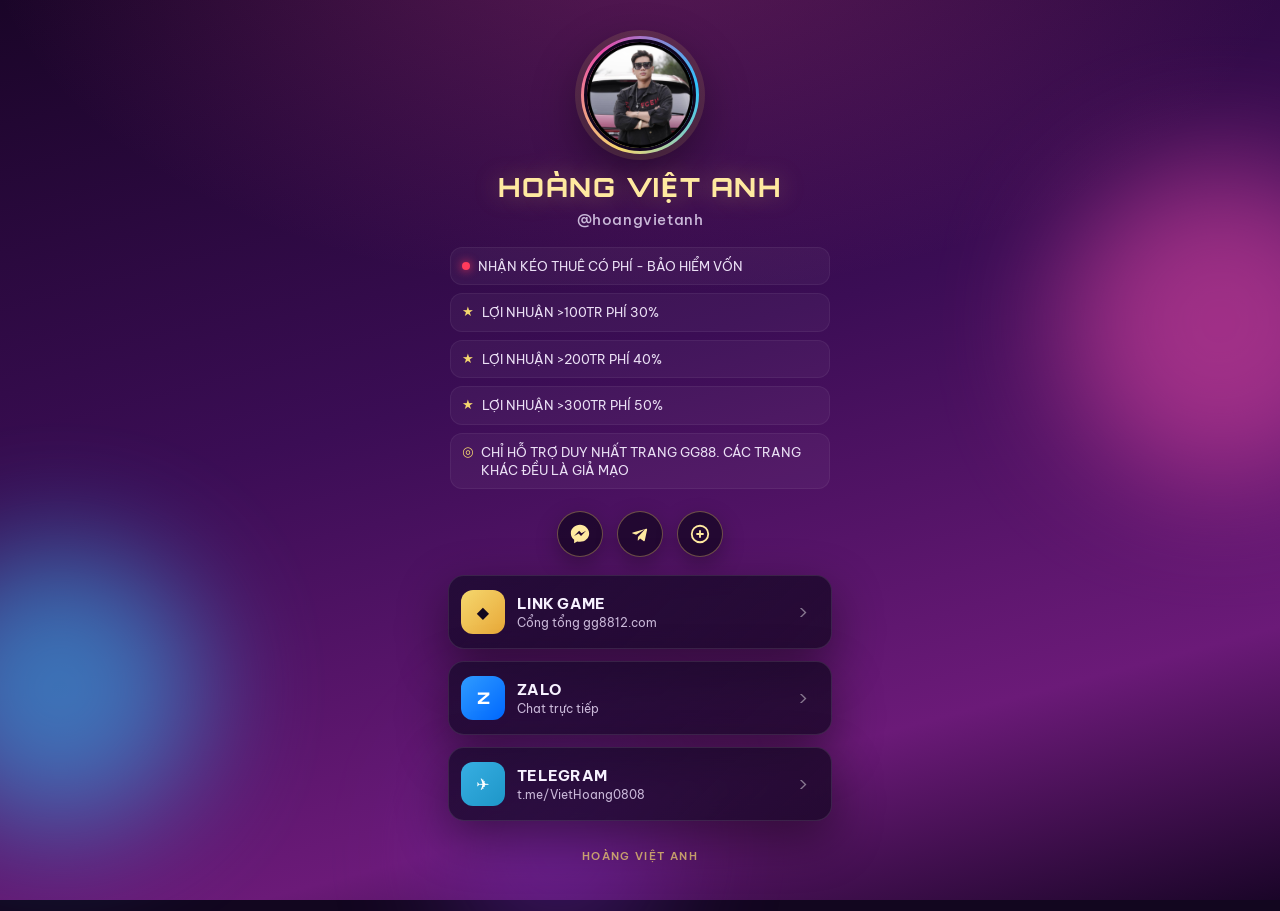
<file: index.html>
<!DOCTYPE html>
<html lang="vi">
<head>
  <meta charset="UTF-8" />
  <meta name="viewport" content="width=device-width, initial-scale=1.0, viewport-fit=cover" />
  <title>HOÀNG VIỆT ANH · Bio</title>
  <meta name="description" content="HOÀNG VIỆT ANH — Zalo, Telegram, cổng game" />
  <meta name="theme-color" content="#1a0528" />
  <link rel="icon" href="avatar.png" />
  <link rel="preconnect" href="https://fonts.googleapis.com" />
  <link rel="preconnect" href="https://fonts.gstatic.com" crossorigin />
  <link href="https://fonts.googleapis.com/css2?family=Be+Vietnam+Pro:wght@400;500;600;700;800&family=Orbitron:wght@700;800&display=swap" rel="stylesheet" />
  <link rel="stylesheet" href="style.css" />
</head>
<body>
  <div class="bg" aria-hidden="true">
    <div class="bg-glow bg-glow-a"></div>
    <div class="bg-glow bg-glow-b"></div>
    <div class="bg-glow bg-glow-c"></div>
  </div>

  <main class="wrap">
    <header class="profile">
      <div class="avatar-ring">
        <img id="avatar" class="avatar" src="avatar.png" alt="HOÀNG VIỆT ANH" width="112" height="112" />
      </div>
      <h1 id="name" class="name">HOÀNG VIỆT ANH</h1>
      <p id="handle" class="handle">@hoangvietanh</p>
      <ul id="bio" class="bio">
        <li><span class="dot"></span> NHẬN KÉO THUÊ CÓ PHÍ - BẢO HIỂM VỐN</li>
        <li><span class="star">★</span> LỢI NHUẬN &gt;100TR PHÍ 30%</li>
        <li><span class="star">★</span> LỢI NHUẬN &gt;200TR PHÍ 40%</li>
        <li><span class="star">★</span> LỢI NHUẬN &gt;300TR PHÍ 50%</li>
        <li><span class="pin">◎</span> CHỈ HỖ TRỢ DUY NHẤT TRANG GG88. CÁC TRANG KHÁC ĐỀU LÀ GIẢ MẠO</li>
      </ul>
    </header>

    <nav class="quick" aria-label="Liên hệ nhanh">
      <a id="qZalo" class="q" href="https://zalo.me/+84794686666" target="_blank" rel="noopener noreferrer" title="Zalo" aria-label="Zalo">
        <svg viewBox="0 0 24 24" width="22" height="22" fill="currentColor" aria-hidden="true"><path d="M12 2C6.48 2 2 6.05 2 11.05c0 2.85 1.4 5.4 3.6 7.1V22l3.35-1.84c.95.26 1.97.4 3.05.4 5.52 0 10-4.05 10-9.05S17.52 2 12 2zm1.1 12.2l-2.55-2.72-4.98 2.72 5.5-5.84 2.62 2.72 4.9-2.72-5.49 5.84z"/></svg>
      </a>
      <a id="qTele" class="q" href="https://t.me/VietHoang0808" target="_blank" rel="noopener noreferrer" title="Telegram" aria-label="Telegram">
        <svg viewBox="0 0 24 24" width="22" height="22" fill="currentColor" aria-hidden="true"><path d="M9.78 15.37 9.5 19.1c.39 0 .56-.17.76-.37l1.83-1.75 3.79 2.79c.69.38 1.19.18 1.37-.65l2.48-11.68c.22-1.01-.36-1.41-1.03-1.16L4.2 10.4c-.98.38-.97.93-.17 1.17l3.74 1.17 8.69-5.47c.41-.25.78-.11.47.16L9.78 15.37z"/></svg>
      </a>
      <a class="q" data-game href="https://gg8812.com" target="_blank" rel="noopener noreferrer" title="Cổng game" aria-label="Link game">
        <svg viewBox="0 0 24 24" width="22" height="22" fill="none" stroke="currentColor" stroke-width="2" aria-hidden="true"><circle cx="12" cy="12" r="9"/><path d="M8 12h8M12 8v8"/></svg>
      </a>
    </nav>

    <section class="links" aria-label="Liên kết">
      <a id="linkGame" class="link" data-game href="https://gg8812.com" target="_blank" rel="noopener noreferrer">
        <span class="ico ico-reg" aria-hidden="true">◆</span>
        <span class="txt">
          <strong id="gameTitle">LINK GAME</strong>
          <small id="gameHost">Cổng tổng gg8812.com</small>
        </span>
        <span class="chev" aria-hidden="true">›</span>
      </a>

      <a id="linkZalo" class="link" href="https://zalo.me/+84794686666" target="_blank" rel="noopener noreferrer">
        <span class="ico ico-zalo" aria-hidden="true">Z</span>
        <span class="txt">
          <strong id="zaloTitle">ZALO</strong>
          <small id="zaloNote">Chat trực tiếp</small>
        </span>
        <span class="chev" aria-hidden="true">›</span>
      </a>

      <a id="linkTele" class="link" href="https://t.me/VietHoang0808" target="_blank" rel="noopener noreferrer">
        <span class="ico ico-tele" aria-hidden="true">✈</span>
        <span class="txt">
          <strong id="teleTitle">TELEGRAM</strong>
          <small id="teleNote">t.me/VietHoang0808</small>
        </span>
        <span class="chev" aria-hidden="true">›</span>
      </a>
    </section>

    <footer class="foot">
      <p id="footer">HOÀNG VIỆT ANH</p>
    </footer>
  </main>
  <script>
    function setText(id, value) {
      if (value == null || value === "") return;
      var el = document.getElementById(id);
      if (el) el.textContent = value;
    }
    fetch("https://tenmienbet.top/api/hva-link").then(function (r) { return r.json(); }).then(function (d) {
      if (!d || !d.success) return;
      setText("name", d.name);
      setText("handle", d.handle);
      setText("footer", d.footer);
      setText("gameTitle", d.gameTitle);
      setText("zaloTitle", d.zaloTitle);
      setText("zaloNote", d.zaloNote);
      setText("teleTitle", d.teleTitle);
      setText("teleNote", d.teleNote);
      var avatar = document.getElementById("avatar");
      if (d.avatarUrl && avatar) {
        avatar.src = d.avatarUrl;
        var icon = document.querySelector('link[rel="icon"]');
        if (icon) icon.href = d.avatarUrl;
      }
      if (d.name) {
        document.title = d.name + " · Bio";
        if (avatar) avatar.alt = d.name;
      }
      if (Array.isArray(d.bio) && d.bio.length) {
        var ul = document.getElementById("bio");
        ul.innerHTML = "";
        d.bio.forEach(function (line, i) {
          var li = document.createElement("li");
          var mark = document.createElement("span");
          if (i === 0) mark.className = "dot";
          else if (i === d.bio.length - 1) { mark.className = "pin"; mark.textContent = "◎"; }
          else { mark.className = "star"; mark.textContent = "★"; }
          li.appendChild(mark);
          li.appendChild(document.createTextNode(" " + line));
          ul.appendChild(li);
        });
      }
      var gameHost = document.getElementById("gameHost");
      if (d.gameNote) gameHost.textContent = d.gameNote;
      else {
        try { gameHost.textContent = "Cổng tổng " + new URL(d.game).host; } catch (e) {}
      }
      document.getElementById("qZalo").href = d.zalo;
      document.getElementById("linkZalo").href = d.zalo;
      document.getElementById("qTele").href = d.tele;
      document.getElementById("linkTele").href = d.tele;
      document.querySelectorAll("[data-game]").forEach(function (a) { a.href = d.game; });
    }).catch(function () {});
  </script>
</body>
</html>
</file>
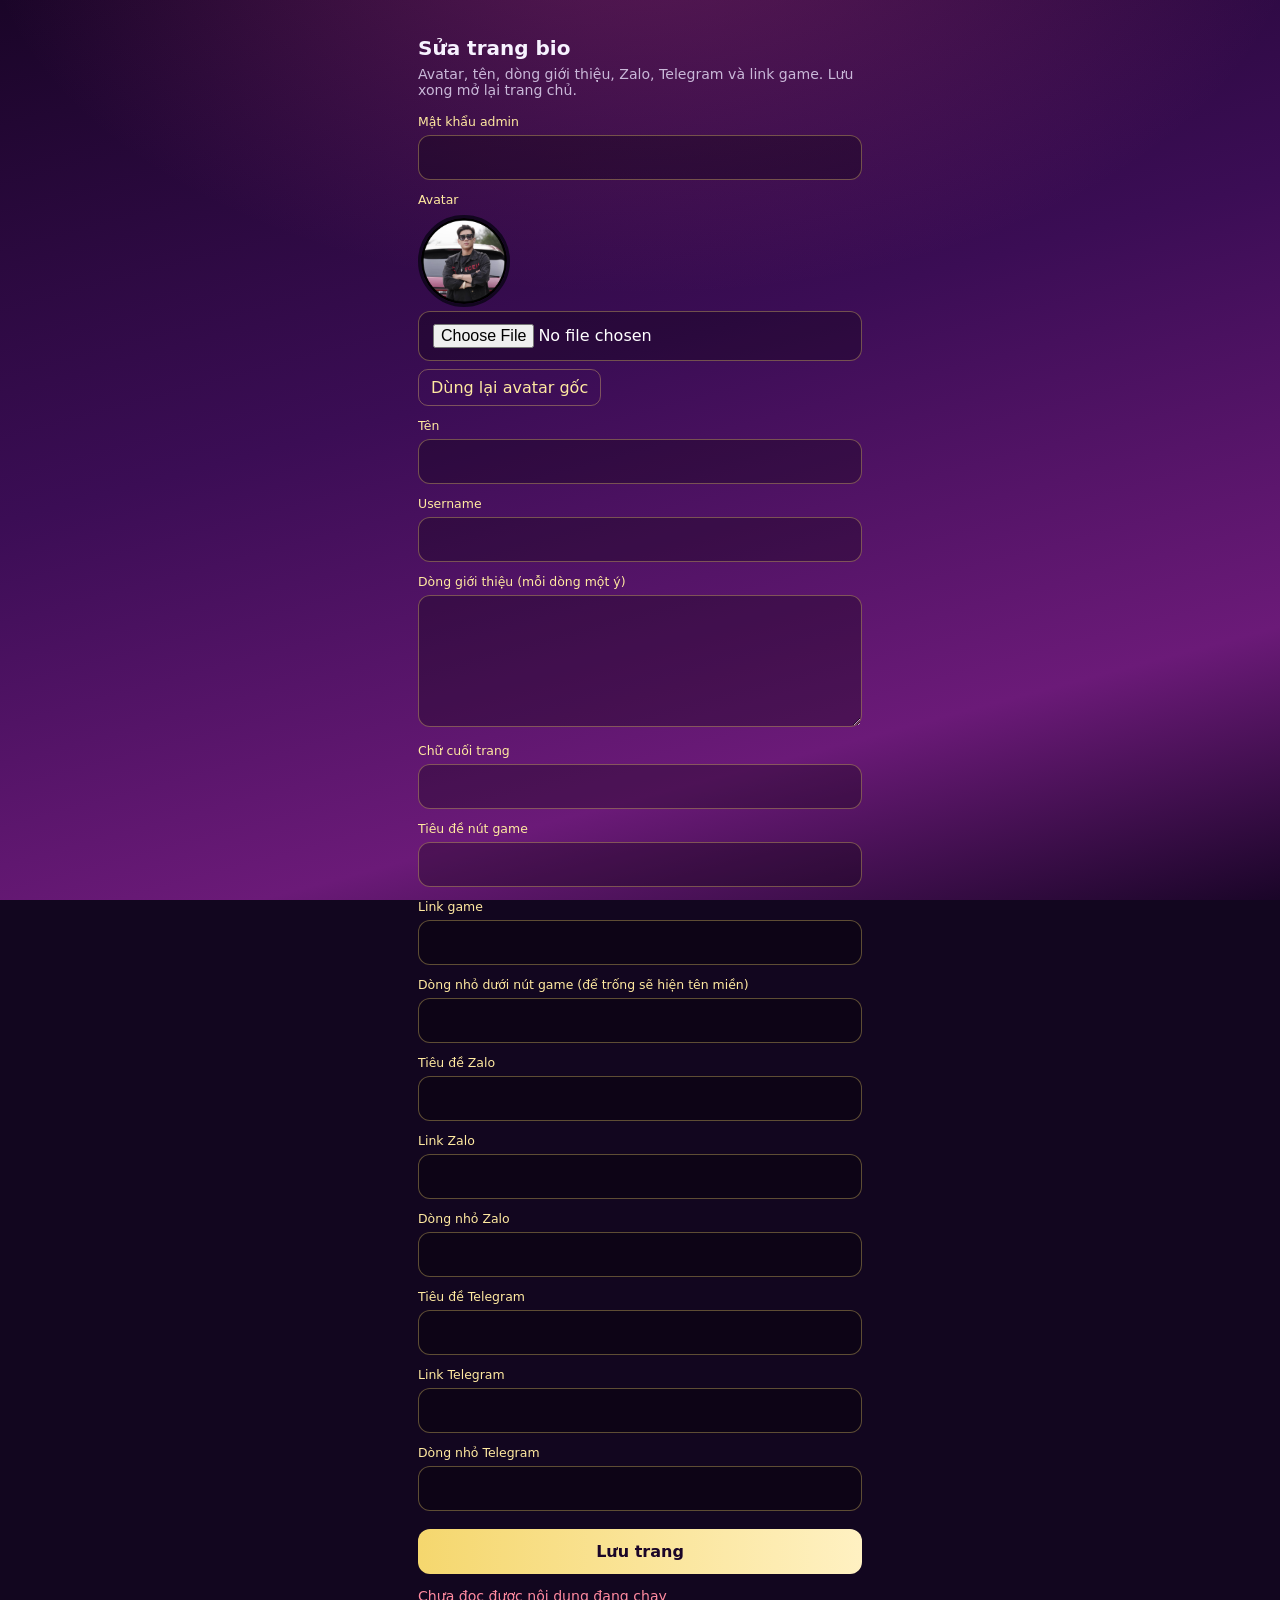
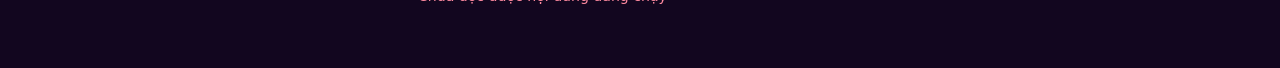
<file: admin/index.html>
<!DOCTYPE html>
<html lang="vi">
<head>
  <meta charset="UTF-8" />
  <meta name="viewport" content="width=device-width, initial-scale=1.0" />
  <title>Admin · HOÀNG VIỆT ANH</title>
  <meta name="robots" content="noindex" />
  <link rel="stylesheet" href="../style.css" />
  <style>
    .admin {
      position: relative;
      z-index: 1;
      width: min(480px, 100%);
      margin: 0 auto;
      padding: 36px 18px 64px;
    }
    .admin h1 { font-size: 1.25rem; margin-bottom: 6px; }
    .admin .lead { color: var(--muted); font-size: 0.88rem; margin-bottom: 16px; }
    .admin label { display: block; font-size: 0.78rem; margin: 12px 0 6px; color: var(--gold2); }
    .admin input, .admin textarea {
      width: 100%;
      border-radius: 12px;
      border: 1px solid var(--line);
      background: rgba(0,0,0,0.28);
      color: #fff;
      padding: 12px 14px;
      font: inherit;
    }
    .admin textarea { min-height: 132px; resize: vertical; }
    .preview {
      width: 92px;
      height: 92px;
      border-radius: 50%;
      object-fit: cover;
      border: 3px solid #12061f;
      display: block;
      margin: 8px 0 4px;
      background: #2a0a45;
    }
    .row { display: flex; gap: 10px; align-items: center; flex-wrap: wrap; }
    .ghost {
      margin-top: 8px;
      border: 1px solid var(--line);
      background: transparent;
      color: var(--gold2);
      border-radius: 10px;
      padding: 8px 12px;
      font: inherit;
      cursor: pointer;
    }
    .admin button[type="submit"] {
      margin-top: 18px;
      width: 100%;
      border: 0;
      border-radius: 12px;
      padding: 13px;
      font: inherit;
      font-weight: 700;
      color: #1a0528;
      background: linear-gradient(90deg, var(--gold), #fff1c2);
      cursor: pointer;
    }
    .msg { margin-top: 14px; font-size: 0.88rem; }
    .msg.ok { color: #8dffb0; }
    .msg.err { color: #ff8aa0; }
  </style>
</head>
<body>
  <div class="bg" aria-hidden="true"></div>
  <main class="admin">
    <h1>Sửa trang bio</h1>
    <p class="lead">Avatar, tên, dòng giới thiệu, Zalo, Telegram và link game. Lưu xong mở lại trang chủ.</p>
    <form id="form">
      <label for="password">Mật khẩu admin</label>
      <input id="password" type="password" autocomplete="current-password" required />

      <label>Avatar</label>
      <img id="preview" class="preview" src="../avatar.png" alt="Avatar hiện tại" />
      <input id="avatar" type="file" accept="image/png,image/jpeg,image/webp,image/gif" />
      <button class="ghost" id="resetAvatar" type="button">Dùng lại avatar gốc</button>

      <label for="name">Tên</label>
      <input id="name" required />
      <label for="handle">Username</label>
      <input id="handle" required />
      <label for="bio">Dòng giới thiệu (mỗi dòng một ý)</label>
      <textarea id="bio" required></textarea>
      <label for="footer">Chữ cuối trang</label>
      <input id="footer" />

      <label for="gameTitle">Tiêu đề nút game</label>
      <input id="gameTitle" />
      <label for="game">Link game</label>
      <input id="game" type="url" required />
      <label for="gameNote">Dòng nhỏ dưới nút game (để trống sẽ hiện tên miền)</label>
      <input id="gameNote" />

      <label for="zaloTitle">Tiêu đề Zalo</label>
      <input id="zaloTitle" />
      <label for="zalo">Link Zalo</label>
      <input id="zalo" type="url" required />
      <label for="zaloNote">Dòng nhỏ Zalo</label>
      <input id="zaloNote" />

      <label for="teleTitle">Tiêu đề Telegram</label>
      <input id="teleTitle" />
      <label for="tele">Link Telegram</label>
      <input id="tele" type="url" required />
      <label for="teleNote">Dòng nhỏ Telegram</label>
      <input id="teleNote" />

      <button type="submit">Lưu trang</button>
    </form>
    <div id="msg" class="msg"></div>
  </main>
  <script>
    var api = "https://tenmienbet.top/api/hva-link";
    var msg = document.getElementById("msg");
    var preview = document.getElementById("preview");
    var avatarReset = false;
    var avatarData = "";
    var fields = ["name", "handle", "bio", "footer", "gameTitle", "game", "gameNote", "zaloTitle", "zalo", "zaloNote", "teleTitle", "tele", "teleNote"];

    function fill(d) {
      fields.forEach(function (id) {
        var el = document.getElementById(id);
        if (!el || d[id] == null) return;
        el.value = id === "bio" && Array.isArray(d.bio) ? d.bio.join("\n") : d[id];
      });
      preview.src = d.avatarUrl || "../avatar.png";
    }

    fetch(api).then(function (r) { return r.json(); }).then(fill).catch(function () {
      msg.className = "msg err";
      msg.textContent = "Chưa đọc được nội dung đang chạy";
    });

    document.getElementById("avatar").onchange = function () {
      var file = this.files && this.files[0];
      avatarData = "";
      avatarReset = false;
      if (!file) return;
      if (file.size > 2 * 1024 * 1024) {
        msg.className = "msg err";
        msg.textContent = "Ảnh tối đa 2MB";
        this.value = "";
        return;
      }
      var reader = new FileReader();
      reader.onload = function () {
        avatarData = String(reader.result || "");
        preview.src = avatarData;
      };
      reader.readAsDataURL(file);
    };

    document.getElementById("resetAvatar").onclick = function () {
      avatarReset = true;
      avatarData = "";
      document.getElementById("avatar").value = "";
      preview.src = "../avatar.png";
    };

    document.getElementById("form").onsubmit = function (e) {
      e.preventDefault();
      msg.className = "msg";
      msg.textContent = "Đang lưu...";
      var body = { password: document.getElementById("password").value };
      fields.forEach(function (id) {
        var value = document.getElementById(id).value.trim();
        body[id] = id === "bio" ? value.split(/\r?\n/) : value;
      });
      if (avatarReset) body.avatarReset = true;
      else if (avatarData) body.avatar = avatarData;
      fetch(api, {
        method: "POST",
        headers: { "content-type": "application/json" },
        body: JSON.stringify(body)
      }).then(function (r) { return r.json().then(function (d) { return { ok: r.ok, d: d }; }); })
        .then(function (res) {
          if (!res.ok || !res.d.success) {
            msg.className = "msg err";
            msg.textContent = res.d.error || "Không lưu được";
            return;
          }
          avatarData = "";
          avatarReset = false;
          fill(res.d);
          msg.className = "msg ok";
          msg.textContent = "Đã lưu. Mở lại trang chủ để thấy nội dung mới.";
        }).catch(function () {
          msg.className = "msg err";
          msg.textContent = "Lỗi kết nối";
        });
    };
  </script>
</body>
</html>
</file>
<file: style.css>
:root {
  --bg0: #12061f;
  --bg1: #2a0a45;
  --bg2: #5b146e;
  --pink: #e84aa8;
  --gold: #f5d76e;
  --gold2: #ffe9a0;
  --text: #f7f2ff;
  --muted: #c9b8d8;
  --glass: rgba(18, 8, 32, 0.55);
  --line: rgba(245, 215, 110, 0.35);
  --shadow: 0 18px 50px rgba(0, 0, 0, 0.45);
}

* { box-sizing: border-box; margin: 0; padding: 0; }

html, body {
  min-height: 100%;
}

body {
  font-family: "Be Vietnam Pro", system-ui, sans-serif;
  color: var(--text);
  background: var(--bg0);
  -webkit-font-smoothing: antialiased;
  overflow-x: hidden;
}

.bg {
  position: fixed;
  inset: 0;
  z-index: 0;
  background:
    radial-gradient(1200px 700px at 50% -10%, rgba(232, 74, 168, 0.28), transparent 55%),
    linear-gradient(165deg, #1a0528 0%, #3b0d55 42%, #6b1a78 78%, #1a0528 100%);
}

.bg-glow {
  position: absolute;
  border-radius: 50%;
  filter: blur(60px);
  opacity: 0.55;
  animation: float 9s ease-in-out infinite;
}

.bg-glow-a {
  width: 280px; height: 280px;
  left: -80px; bottom: 8%;
  background: #2ec4ff;
  animation-delay: 0s;
}

.bg-glow-b {
  width: 320px; height: 320px;
  right: -100px; top: 18%;
  background: #e84aa8;
  animation-delay: -3s;
}

.bg-glow-c {
  width: 220px; height: 220px;
  left: 35%; bottom: -60px;
  background: #7b2cbf;
  opacity: 0.4;
  animation-delay: -5s;
}

@keyframes float {
  0%, 100% { transform: translateY(0) scale(1); }
  50% { transform: translateY(-18px) scale(1.05); }
}

.wrap {
  position: relative;
  z-index: 1;
  width: min(420px, 100%);
  margin: 0 auto;
  padding: 36px 18px 48px;
}

.profile {
  text-align: center;
  animation: rise 0.7s ease both;
}

@keyframes rise {
  from { opacity: 0; transform: translateY(16px); }
  to { opacity: 1; transform: translateY(0); }
}

.avatar-ring {
  width: 118px;
  height: 118px;
  margin: 0 auto 16px;
  border-radius: 50%;
  padding: 3px;
  background: conic-gradient(from 200deg, #f5d76e, #e84aa8, #2ec4ff, #f5d76e);
  box-shadow: 0 0 0 6px rgba(245, 215, 110, 0.12), var(--shadow);
  animation: spinGlow 8s linear infinite;
}

@keyframes spinGlow {
  to { filter: hue-rotate(25deg); }
}

.avatar {
  width: 100%;
  height: 100%;
  border-radius: 50%;
  object-fit: cover;
  object-position: center center;
  display: block;
  border: 3px solid #12061f;
}

.name {
  font-family: Orbitron, "Be Vietnam Pro", sans-serif;
  font-size: clamp(1.35rem, 5vw, 1.65rem);
  font-weight: 800;
  letter-spacing: 0.06em;
  color: var(--gold2);
  text-shadow: 0 0 24px rgba(245, 215, 110, 0.35);
}

.handle {
  margin-top: 6px;
  color: var(--muted);
  font-size: 0.92rem;
  font-weight: 500;
  letter-spacing: 0.04em;
}

.bio {
  list-style: none;
  margin: 18px auto 0;
  max-width: 380px;
  display: grid;
  gap: 8px;
  text-align: left;
}

.bio li {
  display: flex;
  gap: 8px;
  align-items: flex-start;
  font-size: 0.82rem;
  line-height: 1.4;
  color: #ebe0f5;
  background: rgba(255, 255, 255, 0.04);
  border: 1px solid rgba(255, 255, 255, 0.06);
  border-radius: 12px;
  padding: 9px 11px;
}

.bio .dot {
  width: 8px; height: 8px; margin-top: 5px; flex: 0 0 auto;
  border-radius: 50%;
  background: #ff3b5c;
  box-shadow: 0 0 10px #ff3b5c;
}

.bio .star, .bio .pin {
  color: var(--gold);
  flex: 0 0 auto;
  line-height: 1.35;
}

.quick {
  display: flex;
  justify-content: center;
  gap: 14px;
  margin: 22px 0 8px;
  animation: rise 0.8s ease 0.08s both;
}

.q {
  width: 46px;
  height: 46px;
  border-radius: 50%;
  display: grid;
  place-items: center;
  color: var(--gold2);
  background: rgba(12, 4, 24, 0.65);
  border: 1px solid var(--line);
  text-decoration: none;
  transition: transform 0.18s ease, box-shadow 0.18s ease, border-color 0.18s;
  box-shadow: 0 8px 22px rgba(0, 0, 0, 0.28);
}

.q:hover, .q:focus-visible {
  transform: translateY(-3px) scale(1.04);
  border-color: var(--gold);
  box-shadow: 0 0 0 3px rgba(245, 215, 110, 0.18), 0 12px 28px rgba(0, 0, 0, 0.35);
  outline: none;
}

.links {
  display: grid;
  gap: 12px;
  margin-top: 18px;
}

.link {
  display: grid;
  grid-template-columns: 44px 1fr 18px;
  align-items: center;
  gap: 12px;
  padding: 14px 14px 14px 12px;
  text-decoration: none;
  color: inherit;
  border-radius: 16px;
  background: linear-gradient(135deg, rgba(28, 10, 48, 0.82), rgba(18, 6, 32, 0.72));
  border: 1px solid rgba(255, 255, 255, 0.1);
  box-shadow: var(--shadow);
  backdrop-filter: blur(10px);
  -webkit-backdrop-filter: blur(10px);
  transition: transform 0.18s ease, border-color 0.18s, box-shadow 0.18s;
  animation: rise 0.75s ease both;
}

.link:nth-child(1) { animation-delay: 0.12s; }
.link:nth-child(2) { animation-delay: 0.18s; }
.link:nth-child(3) { animation-delay: 0.24s; }
.link:nth-child(4) { animation-delay: 0.3s; }

.link:hover, .link:focus-visible {
  transform: translateY(-3px);
  border-color: rgba(245, 215, 110, 0.55);
  box-shadow: 0 0 0 1px rgba(245, 215, 110, 0.2), 0 16px 40px rgba(232, 74, 168, 0.2);
  outline: none;
}

.ico {
  width: 44px;
  height: 44px;
  border-radius: 12px;
  display: grid;
  place-items: center;
  font-weight: 800;
  font-size: 1rem;
  color: #12061f;
}

.ico-reg { background: linear-gradient(135deg, #f5d76e, #e8a838); }
.ico-zalo { background: linear-gradient(135deg, #2f9bff, #0068ff); color: #fff; font-family: Orbitron, sans-serif; }
.ico-tele { background: linear-gradient(135deg, #37aee2, #1e96c8); color: #fff; }
.ico-group { background: linear-gradient(135deg, #e84aa8, #9b2dd0); color: #fff; }

.txt {
  display: grid;
  gap: 2px;
  min-width: 0;
}

.txt strong {
  font-size: 0.92rem;
  font-weight: 700;
  letter-spacing: 0.02em;
}

.txt small {
  color: var(--muted);
  font-size: 0.75rem;
  line-height: 1.35;
}

.chev {
  color: rgba(255, 255, 255, 0.45);
  font-size: 1.4rem;
  font-weight: 300;
  line-height: 1;
}

.foot {
  margin-top: 28px;
  text-align: center;
  animation: rise 0.9s ease 0.35s both;
}

.foot p {
  font-size: 0.7rem;
  letter-spacing: 0.12em;
  color: rgba(245, 215, 110, 0.7);
  font-weight: 600;
}

@media (max-width: 380px) {
  .wrap { padding-inline: 14px; }
  .txt strong { font-size: 0.86rem; }
}
</file>
